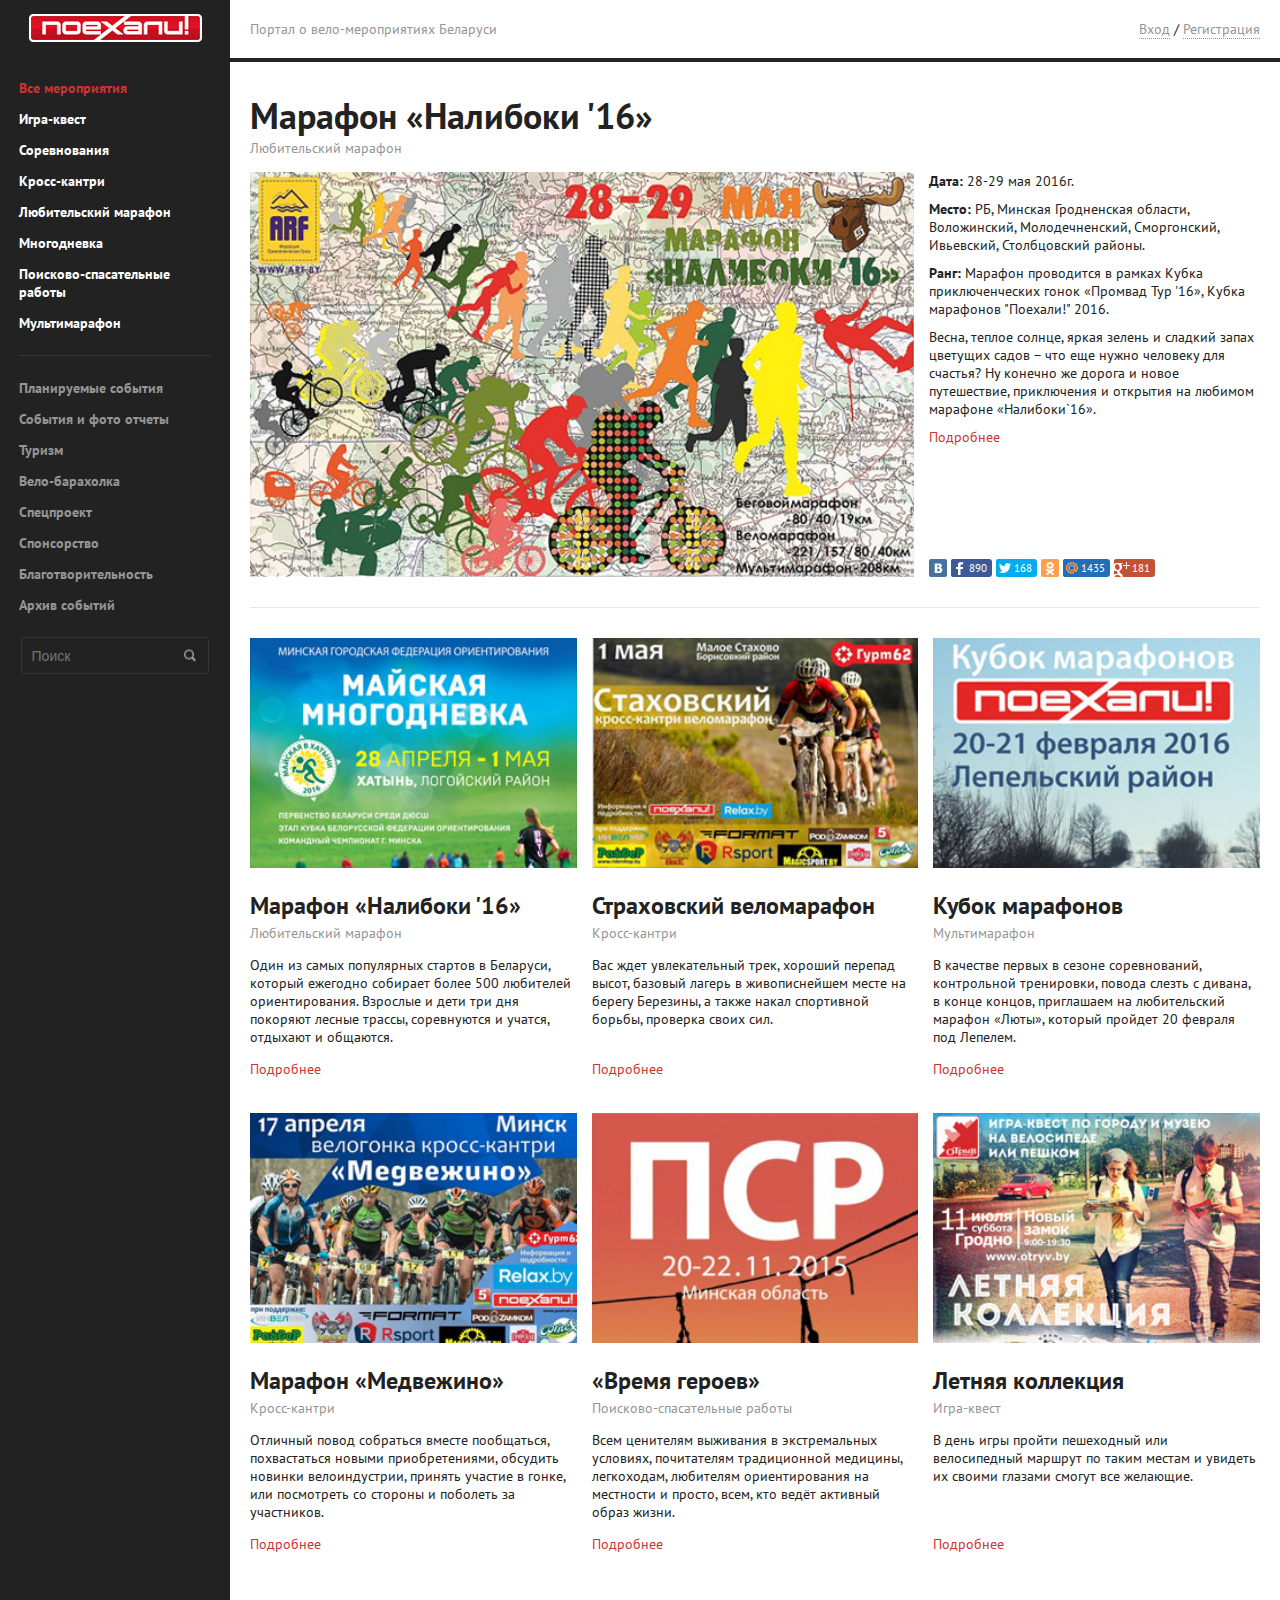
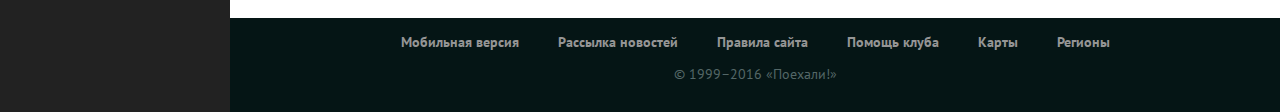
<file: index.html>
<!DOCTYPE html>
<html lang="ru">
<head>
	<meta charset="UTF-8">
	<title>testSSS</title>
	<meta name="viewport" content="width=device-width, initial-scale=1.0">
	<link rel="stylesheet" href="css/style.css">
</head>
<body>
	<section class="page">
		<aside class="main_menu">
			<div class="main_menu-wrapper">
				<img class="main_menu-logo" src="img/logo.png" alt="Логотип" width="173" height="28">
				<nav class="main_nav">
					<ul class="main_nav-list">
						<li class="main_nav-item"><a class="main_nav-link  main_nav-link--active" href="#">Все мероприятия</a></li>
						<li class="main_nav-item"><a class="main_nav-link" href="#">Игра-квест</a></li>
						<li class="main_nav-item"><a class="main_nav-link" href="#">Соревнования</a></li>
						<li class="main_nav-item"><a class="main_nav-link" href="#">Кросс-кантри</a></li>
						<li class="main_nav-item"><a class="main_nav-link" href="#">Любительский марафон</a></li>
						<li class="main_nav-item"><a class="main_nav-link" href="#">Многодневка</a></li>
						<li class="main_nav-item"><a class="main_nav-link" href="#">Поисково-спасательные работы</a></li>
						<li class="main_nav-item"><a class="main_nav-link" href="#">Мультимарафон</a></li>
					</ul>
					<ul class="main_nav-list  main_nav-list--info">
						<li class="main_nav-item"><a href="#" class="main_nav-link">Планируемые события</a></li>
						<li class="main_nav-item"><a href="#" class="main_nav-link">События и фото отчеты</a></li>
						<li class="main_nav-item"><a href="#" class="main_nav-link">Туризм</a></li>
						<li class="main_nav-item"><a href="#" class="main_nav-link">Вело-барахолка</a></li>
						<li class="main_nav-item"><a href="#" class="main_nav-link">Спецпроект</a></li>
						<li class="main_nav-item"><a href="#" class="main_nav-link">Спонсорство</a></li>
						<li class="main_nav-item"><a href="#" class="main_nav-link">Благотворительность</a></li>
						<li class="main_nav-item"><a href="#" class="main_nav-link">Архив событий</a></li>
					</ul>
					<div class="main_nav-search_block">
						<input class="main_nav-search" type="search" placeholder="Поиск">
						<button class="main_nav-search-button" type="submit"></button>
					</div>
				</nav>
			</div>
		</aside>

		<div class="content">
			<header class="header">
				<div class="header-wrapper">
					<div class="header-name">Портал о вело-мероприятиях Беларуси</div>
					<div class="user_block">
						<a class="user_block-link  user_block-link--input">Вход</a>
						<span>/</span>
						<a class="user_block-link  user_block-link--reg">Регистрация</a>
					</div>
				</div>
			</header>

			<main class="main_page">
				<div class="main_page-wrapper">
					<div class="main_news">
						<h1 class="main_news-heading">Марафон «Налибоки '16»</h1>
						<span class="main_news-brief">Любительский марафон</span>
						<div class="main_news-content">
							<img class="main_news-img" src="img/main_news.jpg" alt="Марафон «Налибоки»" width="588" height="359">
							<div class="main_news-info">
								<div class="main_news-info_inner_wrap">
									<p class="main_news-text"><span class="main_news-headword">Дата:</span> 28-29 мая 2016г.</p>
									<p class="main_news-text"><span class="main_news-headword">Место:</span> РБ, Минская Гродненская области, Воложинский, Молодечненский, Сморгонский, Ивьевский, Столбцовский районы.</p>
									<p class="main_news-text"><span class="main_news-headword">Ранг:</span> Марафон проводится в рамках Кубка приключенческих гонок «Промвад Тур '16», Кубка марафонов "Поехали!" 2016.</p>
									<p class="main_news-text">Весна, теплое солнце, яркая зелень и сладкий запах цветущих садов – что еще нужно человеку для счастья? Ну конечно же дорога и новое путешествие, приключения и открытия на любимом марафоне «Налибоки`16».</p>
									<a href="#" class="main_news-details">Подробнее</a>
								</div>
								<div class="share_group">
									<ul class="share_group-list">
										<li class="share_group-item  share_group-item--vk_bg">
											<a href="#" class="share_group-button">
												<img src="img/vk.png" alt="вконтакте" width="18" height="18">
											</a>
										</li>
										<li class="share_group-item  share_group-item--fb_bg">
											<a href="#" class="share_group-button">
												<img class="share_group-icon" src="img/fb.png" alt="facebook" width="18" height="18">
												<span class="share_group-count">890</span>
											</a>
										</li>
										<li class="share_group-item  share_group-item--twitter_bg">
											<a href="#" class="share_group-button">
												<img class="share_group-icon" src="img/twitter.png" alt="twitter" width="18" height="18">
												<span class="share_group-count">168</span>
											</a>
										</li>
										<li class="share_group-item  share_group-item--ok_bg">
											<a href="#" class="share_group-button">
												<img src="img/ok.png" alt="одноклассники" width="18" height="18">
											</a>
										</li>
										<li class="share_group-item  share_group-item--mail_bg">
											<a href="#" class="share_group-button">
												<img src="img/mail.png" alt="mail" width="18" height="18">
												<span class="share_group-count">1435</span>
											</a>
										</li>
										<li class="share_group-item  share_group-item--google_bg">
											<a href="#" class="share_group-button">
												<img src="img/google.png" alt="google+" width="18" height="18">
												<span class="share_group-count">181</span>
											</a>
										</li>
									</ul>
								</div>
							</div>
						</div>
					</div>

					<div class="news">
						<div class="news-wrapper">
							<div class="news-item">
								<a href="#" class="news-link">
									<img class="news-img" src="img/news1.jpg" alt="" width="284" height="200">
								</a>
								<h3 class="news-heading">Марафон «Налибоки '16»</h3>
								<span class="news-brief">Любительский марафон</span>
								<p class="news-description">Один из самых популярных стартов в Беларуси, который ежегодно собирает более 500 любителей ориентирования. Взрослые и дети три дня покоряют лесные трассы, соревнуются и учатся, отдыхают и общаются.</p>
								<a href="#" class="news-link  news-link--text">Подробнее</a>
							</div>

							<div class="news-item">
								<a href="#" class="news-link">
									<img class="news-img" src="img/news2.jpg" alt="" width="284" height="200">
								</a>
								<h3 class="news-heading">Страховский веломарафон</h3>
								<span class="news-brief">Кросс-кантри</span>
								<p class="news-description">Вас ждет увлекательный трек, хороший перепад высот, базовый лагерь в живописнейшем месте на берегу Березины, а также накал спортивной борьбы, проверка своих сил.</p>
								<a href="#" class="news-link  news-link--text">Подробнее</a>
							</div>

							<div class="news-item">
								<a href="#" class="news-link">
									<img class="news-img" src="img/news3.jpg" alt="" width="284" height="200">
								</a>
								<h3 class="news-heading">Кубок марафонов</h3>
								<span class="news-brief">Мультимарафон</span>
								<p class="news-description">В качестве первых в сезоне соревнований, контрольной тренировки, повода слезть с дивана, в конце концов, приглашаем на любительский марафон «Люты», который пройдет 20 февраля под Лепелем.</p>
								<a href="#" class="news-link  news-link--text">Подробнее</a>
							</div>

							<div class="news-item">
								<a href="#" class="news-link">
									<img class="news-img" src="img/news4.jpg" alt="" width="284" height="200">
								</a>
								<h3 class="news-heading">Марафон «Медвежино»</h3>
								<span class="news-brief">Кросс-кантри</span>
								<p class="news-description">Отличный повод собраться вместе пообщаться, похвастаться новыми приобретениями, обсудить новинки велоиндустрии, принять участие в гонке, или посмотреть со стороны и поболеть за участников.</p>
								<a href="#" class="news-link  news-link--text">Подробнее</a>
							</div>

							<div class="news-item">
								<a href="#" class="news-link">
									<img class="news-img" src="img/news5.jpg" alt="" width="284" height="200">
								</a>
								<h3 class="news-heading">«Время героев»</h3>
								<span class="news-brief">Поисково-спасательные работы</span>
								<p class="news-description">Всем ценителям выживания в экстремальных условиях, почитателям традиционной медицины, легкоходам, любителям ориентирования на местности и просто, всем, кто ведёт активный образ жизни.</p>
								<a href="#" class="news-link  news-link--text">Подробнее</a>
							</div>

							<div class="news-item">
								<a href="#" class="news-link">
									<img class="news-img" src="img/news6.jpg" alt="" width="284" height="200">
								</a>
								<h3 class="news-heading">Летняя коллекция</h3>
								<span class="news-brief">Игра-квест</span>
								<p class="news-description">В день игры пройти пешеходный или велосипедный маршрут по таким местам и увидеть их своими глазами смогут все желающие.</p>
								<a href="#" class="news-link  news-link--text">Подробнее</a>
							</div>
						</div>

					</div>
				</div>
			</main>

			<footer class="footer_page">
				<div class="footer_page-wrapper">
					<div class="footer_menu">
						<ul class="footer_menu-list">
							<li class="footer_menu-item">
								<a href="#" class="footer_menu-link">Мобильная версия</a>
							</li>
							<li class="footer_menu-item">
								<a href="#" class="footer_menu-link">Рассылка новостей</a>
							</li>
							<li class="footer_menu-item">
								<a href="#" class="footer_menu-link">Правила сайта</a>
							</li>
							<li class="footer_menu-item">
								<a href="#" class="footer_menu-link">Помощь клуба</a>
							</li>
							<li class="footer_menu-item">
								<a href="#" class="footer_menu-link">Карты</a>
							</li>
							<li class="footer_menu-item">
								<a href="#" class="footer_menu-link">Регионы</a>
							</li>
						</ul>
					</div>
					<div class="copyright">
						<p>© 1999–2016 «Поехали!»</p>
					</div>
				</div>
			</footer>
		</div>
	</section>

</body>
</html>
</file>
<file: css/style.css>
@import url("global/normalize.min.css");

@import url("global/scaffolding.css");

@import url("blocks/page.css");

@import url("blocks/main_menu.css");

@import url("blocks/main_nav.css");

@import url("blocks/content.css");

@import url("blocks/header.css");

@import url("blocks/user_block.css");

@import url("blocks/main_page.css");

@import url("blocks/main_news.css");

@import url("blocks/share_group.css");

@import url("blocks/news.css");

@import url("blocks/footer_page.css");

@import url("blocks/footer_menu.css");

@import url("blocks/copyright.css");
</file>
